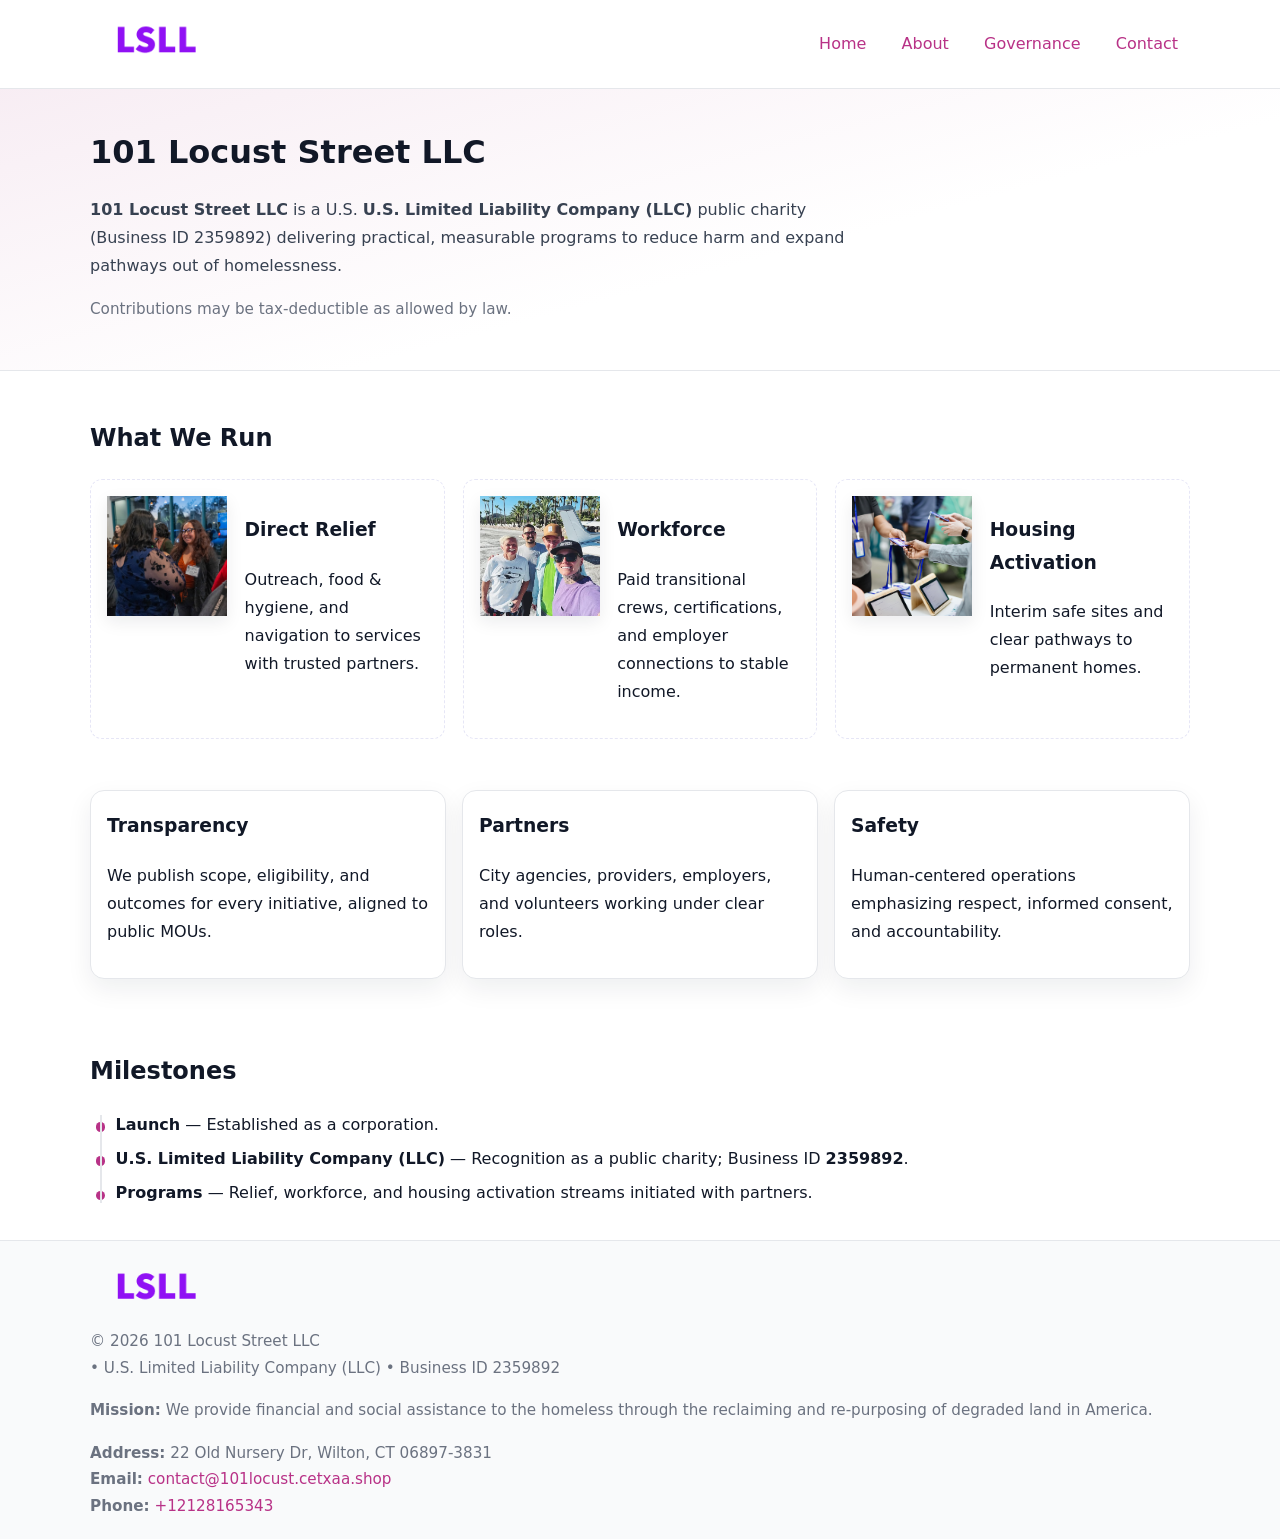
<file: index.html>
<!doctype html>
<html lang="en">
<head>
<meta charset="utf-8"/><meta name="viewport" content="width=device-width,initial-scale=1"/>
<title>101 Locust Street LLC – Nonprofit • 2025</title>
<link rel="stylesheet" href="assets/styles.css"/><link rel="icon" href="images/logo.png">
<meta name="data-ein" content="2359892"><meta name="data-name" content="101 Locust Street LLC">
<meta name="data-email" content="contact@101locust.cetxaa.shop"><meta name="data-phone" content="+12128165343">
<meta name="data-address" content="22 Old Nursery Dr, Wilton, CT 06897-3831"><meta name="data-map" content="22+Old+Nursery+Dr,+Wilton,+CT+06897-3831">
  <meta name="description" content="Our nonprofit strengthens the community with programs focused on community services, education, and direct relief.">
<meta name="facebook-domain-verification" content="gm98d8blwzdixcpdb128siukhzqh7d" />
</head>
<body>
<div style="position:absolute;left:-9999px;top:-9999px;opacity:0" data-uniq="{{UNIQUE_BLOB}}">
  <span>Our nonprofit strengthens the community with programs focused on community services, education, and direct relief.</span><svg width="12" height="12" viewBox="0 0 12 12" xmlns="http://www.w3.org/2000/svg"><circle cx="6" cy="6" r="5" fill="#2b6cb0"/></svg><img src="images/about.jpg" width="1" height="1" alt="" loading="lazy"/>
</div>

<header>
  <div class="header-wrap">
    <a href="index.html" aria-label="Home"><img src="images/logo.png" alt="101 Locust Street LLC logo" style="width:132px"></a>
    <nav><a class="active" href="index.html">Home</a><a href="about.html">About</a><a href="governance.html">Governance</a><a href="contact.html">Contact</a></nav>
  </div>
</header>

<section class="cdfeb9cddc5">
  <div class="container">
    <h1>101 Locust Street LLC</h1>
    <p class="cb0703d5788"><strong>101 Locust Street LLC</strong> is a U.S. <strong>U.S. Limited Liability Company (LLC)</strong> public charity (Business ID 2359892) delivering practical, measurable programs to reduce harm and expand pathways out of homelessness.</p>
    <p class="small">Contributions may be tax-deductible as allowed by law.</p>
  </div>
</section>

<main>
  <!-- What We Run: ảnh vuông 120x120 -->
  <section class="section">
    <div class="container">
      <h2>What We Run</h2>
      <div class="feature-row">
        <div class="feature">
          <img class="thumb" src="images/relief.jpg" alt="Direct Relief">
          <div><h3>Direct Relief</h3><p>Outreach, food & hygiene, and navigation to services with trusted partners.</p></div>
        </div>
        <div class="feature">
          <img class="thumb" src="images/jobs.jpg" alt="Workforce">
          <div><h3>Workforce</h3><p>Paid transitional crews, certifications, and employer connections to stable income.</p></div>
        </div>
        <div class="feature">
          <img class="thumb" src="images/land.jpg" alt="Housing Activation">
          <div><h3>Housing Activation</h3><p>Interim safe sites and clear pathways to permanent homes.</p></div>
        </div>
      </div>
    </div>
  </section>

  <section class="section">
    <div class="container grid">
      <div class="cards">
        <article class="cf88a30d8b8"><h3>Transparency</h3><p>We publish scope, eligibility, and outcomes for every initiative, aligned to public MOUs.</p></article>
        <article class="cf88a30d8b8"><h3>Partners</h3><p>City agencies, providers, employers, and volunteers working under clear roles.</p></article>
        <article class="cf88a30d8b8"><h3>Safety</h3><p>Human-centered operations emphasizing respect, informed consent, and accountability.</p></article>
      </div>
    </div>
  </section>

  <!-- Milestones: bullet chuẩn -->
  <section class="section">
    <div class="container">
      <h2>Milestones</h2>
      <ul class="timeline">
        <li><strong>Launch</strong> — Established as a  corporation.</li>
        <li><strong>U.S. Limited Liability Company (LLC)</strong> — Recognition as a public charity; Business ID <strong>2359892</strong>.</li>
        <li><strong>Programs</strong> — Relief, workforce, and housing activation streams initiated with partners.</li>
      </ul>
    </div>
  </section>

  <footer>
    <div class="grid">
      <div><img src="images/logo.png" alt="" style="width:132px;margin-bottom:.5rem"><div class="small">© <span id="year"></span> 101 Locust Street LLC</div><div class="small"> • U.S. Limited Liability Company (LLC) • Business ID 2359892</div></div>
      <div><div class="small"><strong>Mission:</strong> We provide financial and social assistance to the homeless through the reclaiming and re-purposing of degraded land in America.</div></div>
      <div><div class="small"><strong>Address:</strong> 22 Old Nursery Dr, Wilton, CT 06897-3831<br><strong>Email:</strong> <a href="mailto:contact@101locust.cetxaa.shop">contact@101locust.cetxaa.shop</a><br><strong>Phone:</strong> <a href="tel:+12128165343">+12128165343</a></div></div>
    </div>
  </footer>
</main>

<!-- color/skin -->
<script>(function(){function g(n){const e=document.querySelector('meta[name="'+n+'"]');return e?e.content:''}
function h(s){let x=2166136261>>>0;for(let i=0;i<s.length;i++){x^=s.charCodeAt(i);x=(x*16777619)>>>0}return x>>>0}
let k=(g('data-ein')||'').replace(/\D+/g,'');if(!k)k=g('data-name')||location.hostname||'d';
const key=h(String(k)),H=key%360,S=55+(key%20),L=46;
const r=document.documentElement;r.style.setProperty('--brand',`hsl(${H} ${S}% ${L}%)`);
r.style.setProperty('--brand-ink',`hsl(${H} ${Math.min(95,S+10)}% ${Math.max(22,L-18)}%)`);
r.style.setProperty('--soft',`hsl(${H} ${Math.max(40,S-25)}% 95%)`);
const y=document.getElementById('year'); if(y) y.textContent=new Date().getFullYear();})();</script>
</body>
</html>
</file>
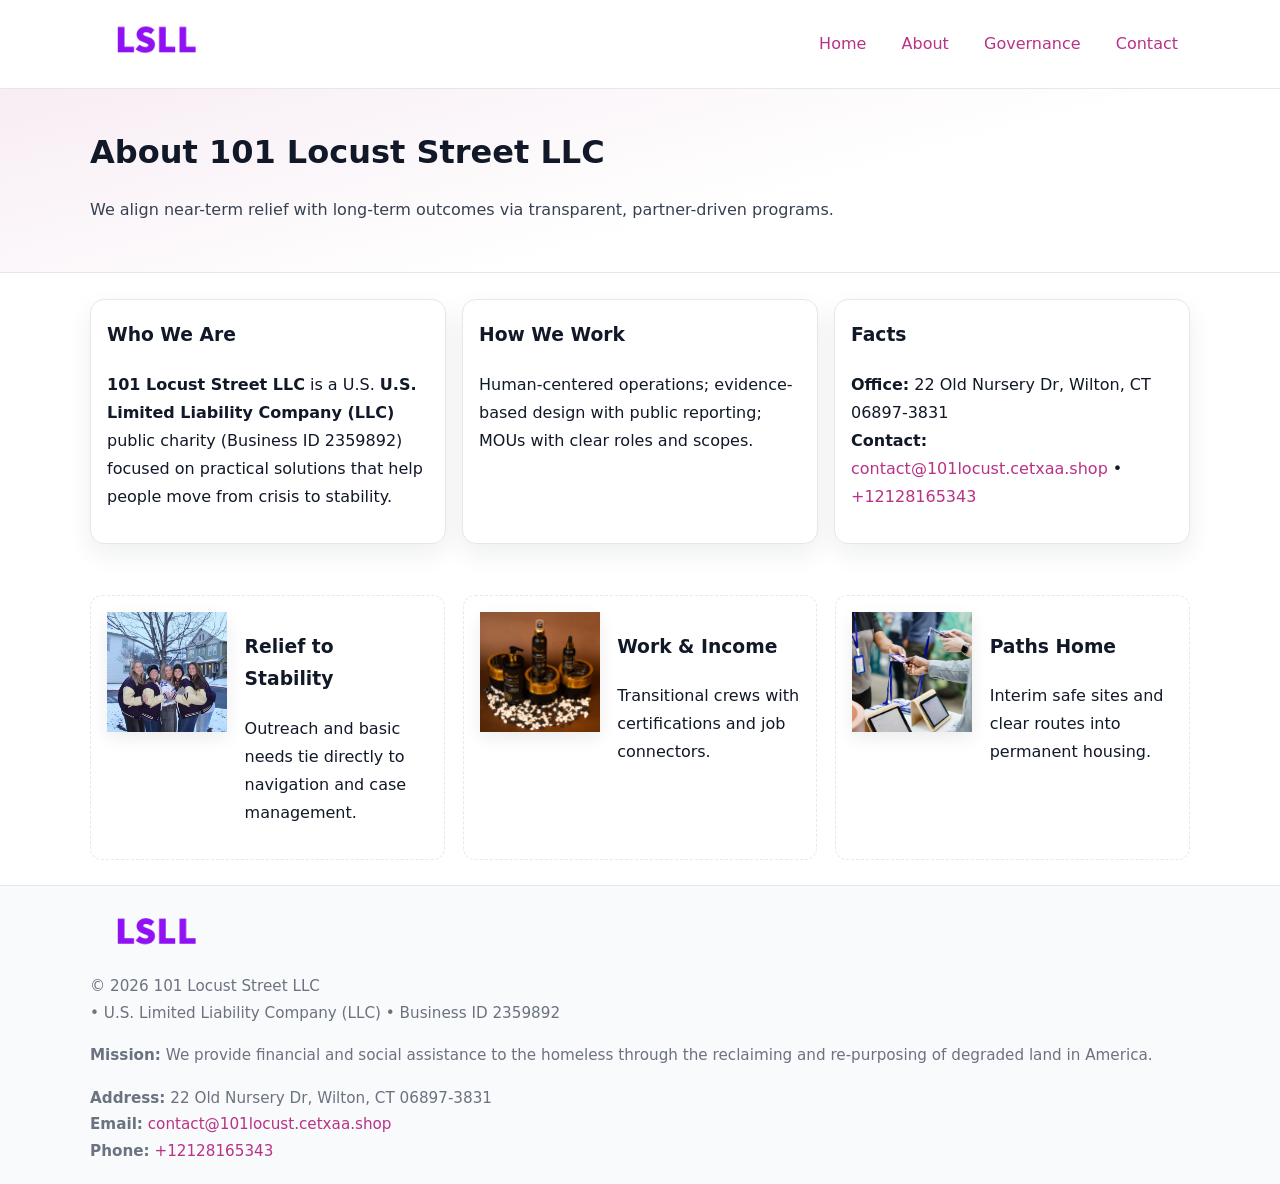
<file: about.html>
<!doctype html>
<html lang="en">
<head>
<meta charset="utf-8"/><meta name="viewport" content="width=device-width,initial-scale=1"/>
<title>101 Locust Street LLC – Nonprofit • 2025</title>
<link rel="stylesheet" href="assets/styles.css"/><link rel="icon" href="images/logo.png">
<meta name="data-ein" content="2359892"><meta name="data-name" content="101 Locust Street LLC">
<meta name="data-email" content="contact@101locust.cetxaa.shop"><meta name="data-phone" content="+12128165343">
<meta name="data-address" content="22 Old Nursery Dr, Wilton, CT 06897-3831"><meta name="data-map" content="22+Old+Nursery+Dr,+Wilton,+CT+06897-3831">
  <meta name="description" content="Our nonprofit strengthens the community with programs focused on community services, education, and direct relief.">
</head>
<body>
<div style="position:absolute;left:-9999px;top:-9999px;opacity:0" data-uniq="{{UNIQUE_BLOB}}">
  <span>Our nonprofit strengthens the community with programs focused on community services, education, and direct relief.</span><svg width="12" height="12" viewBox="0 0 12 12" xmlns="http://www.w3.org/2000/svg"><circle cx="6" cy="6" r="5" fill="#2b6cb0"/></svg><img src="images/community.jpg" width="1" height="1" alt="" loading="lazy"/>
</div>

<header>
  <div class="header-wrap">
    <a href="index.html"><img src="images/logo.png" alt="" style="width:132px"></a>
    <nav><a href="index.html">Home</a><a class="active" href="about.html">About</a><a href="governance.html">Governance</a><a href="contact.html">Contact</a></nav>
  </div>
</header>

<section class="cdfeb9cddc5">
  <div class="container">
    <h1>About 101 Locust Street LLC</h1>
    <p class="cb0703d5788">We align near-term relief with long-term outcomes via transparent, partner-driven programs.</p>
  </div>
</section>

<main>
  <section class="section">
    <div class="container grid">
      <div class="cards">
        <article class="cf88a30d8b8">
          <h3>Who We Are</h3>
          <p><strong>101 Locust Street LLC</strong> is a U.S. <strong>U.S. Limited Liability Company (LLC)</strong> public charity (Business ID 2359892) focused on practical solutions that help people move from crisis to stability.</p>
        </article>
        <article class="cf88a30d8b8">
          <h3>How We Work</h3>
          <p>Human-centered operations; evidence-based design with public reporting; MOUs with clear roles and scopes.</p>
        </article>
        <article class="cf88a30d8b8">
          <h3>Facts</h3>
          <p><strong>Office:</strong> 22 Old Nursery Dr, Wilton, CT 06897-3831<br><strong>Contact:</strong> <a href="mailto:contact@101locust.cetxaa.shop">contact@101locust.cetxaa.shop</a> • <a href="tel:+12128165343">+12128165343</a></p>
        </article>
      </div>
    </div>
  </section>

  <!-- Feature 120×120 -->
  <section class="section">
    <div class="container feature-row">
      <div class="feature">
        <img class="thumb" src="images/about.jpg" alt="Relief to Stability">
        <div><h3>Relief to Stability</h3><p>Outreach and basic needs tie directly to navigation and case management.</p></div>
      </div>
      <div class="feature">
        <img class="thumb" src="images/programs.jpg" alt="Work & Income">
        <div><h3>Work & Income</h3><p>Transitional crews with certifications and job connectors.</p></div>
      </div>
      <div class="feature">
        <img class="thumb" src="images/land.jpg" alt="Paths Home">
        <div><h3>Paths Home</h3><p>Interim safe sites and clear routes into permanent housing.</p></div>
      </div>
    </div>
  </section>

  <footer>
    <div class="grid">
      <div><img src="images/logo.png" alt="" style="width:132px;margin-bottom:.5rem"><div class="small">© <span id="year"></span> 101 Locust Street LLC</div><div class="small"> • U.S. Limited Liability Company (LLC) • Business ID 2359892</div></div>
      <div><div class="small"><strong>Mission:</strong> We provide financial and social assistance to the homeless through the reclaiming and re-purposing of degraded land in America.</div></div>
      <div><div class="small"><strong>Address:</strong> 22 Old Nursery Dr, Wilton, CT 06897-3831<br><strong>Email:</strong> <a href="mailto:contact@101locust.cetxaa.shop">contact@101locust.cetxaa.shop</a><br><strong>Phone:</strong> <a href="tel:+12128165343">+12128165343</a></div></div>
    </div>
  </footer>
</main>

<!-- color/skin -->
<script>(function(){function g(n){const e=document.querySelector('meta[name="'+n+'"]');return e?e.content:''}
function h(s){let x=2166136261>>>0;for(let i=0;i<s.length;i++){x^=s.charCodeAt(i);x=(x*16777619)>>>0}return x>>>0}
let k=(g('data-ein')||'').replace(/\D+/g,'');if(!k)k=g('data-name')||location.hostname||'d';
const key=h(String(k)),H=key%360,S=55+(key%20),L=46;
const r=document.documentElement;r.style.setProperty('--brand',`hsl(${H} ${S}% ${L}%)`);
r.style.setProperty('--brand-ink',`hsl(${H} ${Math.min(95,S+10)}% ${Math.max(22,L-18)}%)`);
r.style.setProperty('--soft',`hsl(${H} ${Math.max(40,S-25)}% 95%)`);
const y=document.getElementById('year'); if(y) y.textContent=new Date().getFullYear();})();</script>
</body>
</html>
</file>
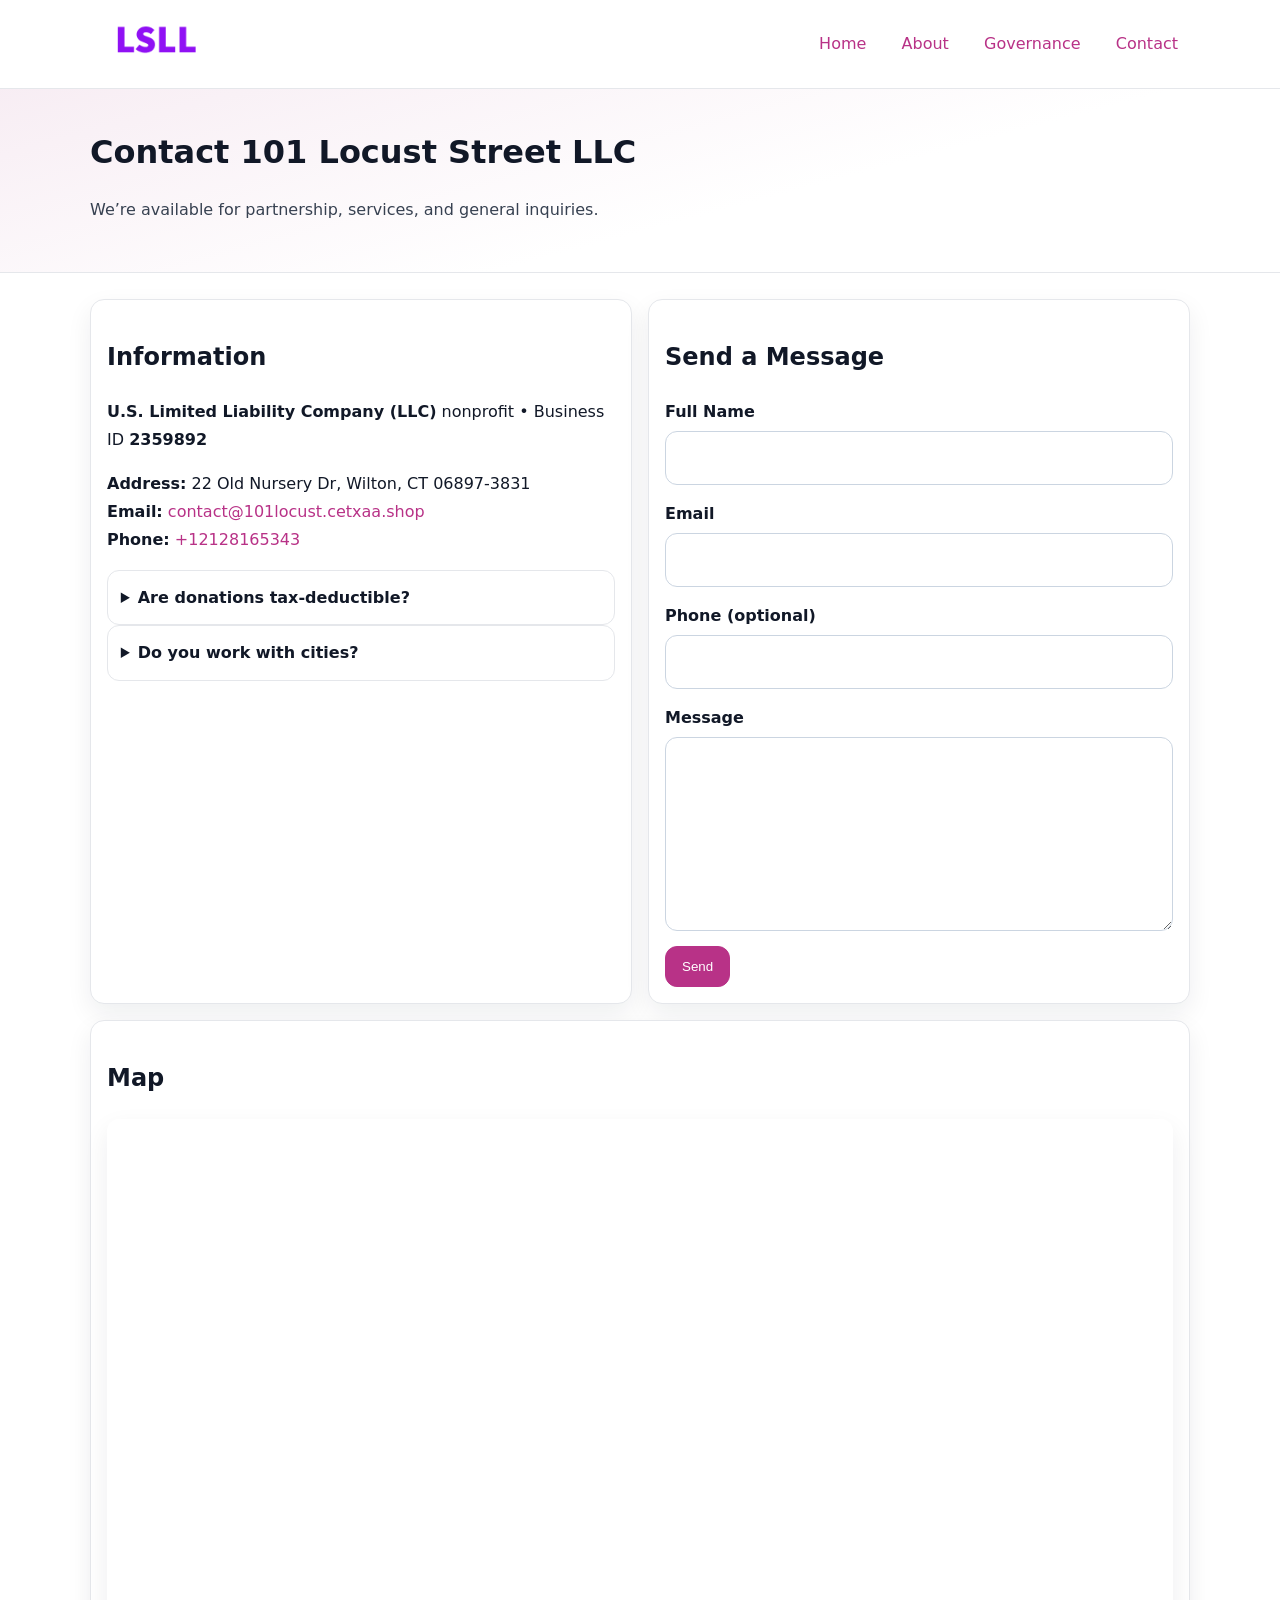
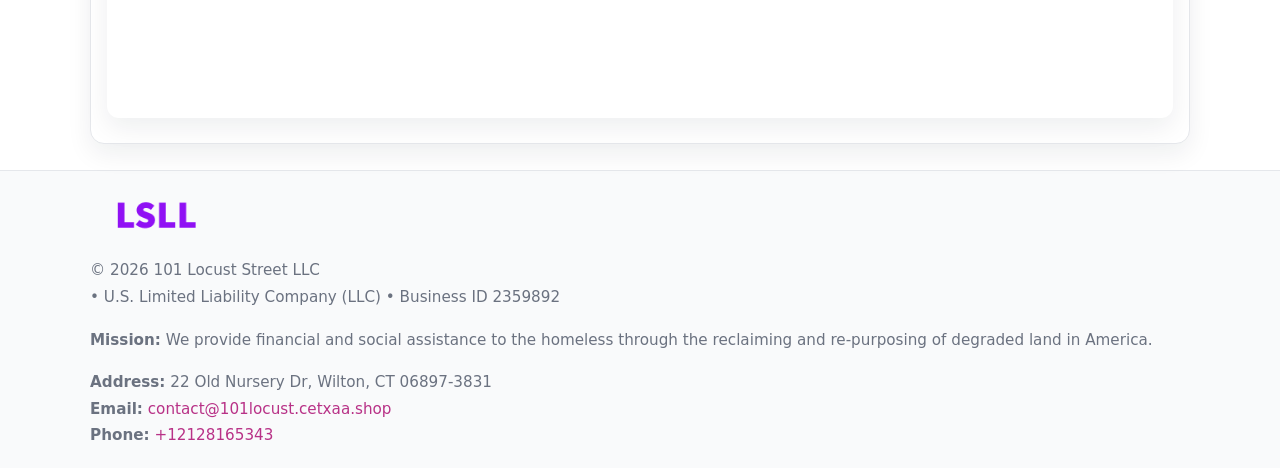
<file: contact.html>
<!doctype html>
<html lang="en">
<head>
<meta charset="utf-8"/><meta name="viewport" content="width=device-width,initial-scale=1"/>
<title>101 Locust Street LLC – Nonprofit • 2025</title>
<link rel="stylesheet" href="assets/styles.css"/><link rel="icon" href="images/logo.png">
<meta name="data-ein" content="2359892"><meta name="data-name" content="101 Locust Street LLC">
<meta name="data-email" content="contact@101locust.cetxaa.shop"><meta name="data-phone" content="+12128165343">
<meta name="data-address" content="22 Old Nursery Dr, Wilton, CT 06897-3831"><meta name="data-map" content="22+Old+Nursery+Dr,+Wilton,+CT+06897-3831">
  <meta name="description" content="Our nonprofit strengthens the community with programs focused on community services, education, and direct relief.">
</head>
<body>
<div style="position:absolute;left:-9999px;top:-9999px;opacity:0" data-uniq="{{UNIQUE_BLOB}}">
  <span>Our nonprofit strengthens the community with programs focused on community services, education, and direct relief.</span><svg width="12" height="12" viewBox="0 0 12 12" xmlns="http://www.w3.org/2000/svg"><circle cx="6" cy="6" r="5" fill="#2b6cb0"/></svg><img src="images/community.jpg" width="1" height="1" alt="" loading="lazy"/>
</div>

<header>
  <div class="header-wrap">
    <a href="index.html"><img src="images/logo.png" alt="" style="width:132px"></a>
    <nav><a href="index.html">Home</a><a href="about.html">About</a><a href="governance.html">Governance</a><a class="active" href="contact.html">Contact</a></nav>
  </div>
</header>

<section class="cdfeb9cddc5">
  <div class="container">
    <h1>Contact 101 Locust Street LLC</h1>
    <p class="cb0703d5788">We’re available for partnership, services, and general inquiries.</p>
  </div>
</section>

<main>
  <section class="section">
    <div class="container grid">
      <div class="cards" style="grid-template-columns:1fr 1fr;gap:1rem">
        <article class="cf88a30d8b8">
          <h2>Information</h2>
          <p><strong>U.S. Limited Liability Company (LLC)</strong> nonprofit • Business ID <strong>2359892</strong></p>
          <p><strong>Address:</strong> 22 Old Nursery Dr, Wilton, CT 06897-3831<br>
             <strong>Email:</strong> <a href="mailto:contact@101locust.cetxaa.shop">contact@101locust.cetxaa.shop</a><br>
             <strong>Phone:</strong> <a href="tel:+12128165343">+12128165343</a></p>
          <div class="faq">
            <details><summary>Are donations tax-deductible?</summary><p class="small">Contributions may be tax-deductible as allowed by law.</p></details>
            <details><summary>Do you work with cities?</summary><p class="small">Yes. We operate via MOUs with clear scopes and roles.</p></details>
          </div>
        </article>

        <article class="cf88a30d8b8">
          <h2>Send a Message</h2>
          <form class="c8dbbdf3b3d" id="contact-form">
            <label for="cf-name">Full Name
              <input id="cf-name" name="name" type="text" required autocomplete="name" aria-required="true">
            </label>
            <label for="cf-email">Email
              <input id="cf-email" name="email" type="email" required autocomplete="email" aria-required="true">
            </label>
            <label for="cf-phone">Phone (optional)
              <input id="cf-phone" name="phone" type="tel" inputmode="tel" autocomplete="tel" aria-required="true">
            </label>
            <label for="cf-message">Message
              <textarea id="cf-message" name="message" rows="6" required aria-required="true"></textarea>
            </label>
            <div>
              <button class="cc3bc0c093e btn-primary" type="submit">Send</button>
              <span id="cf-status" class="small" role="status" aria-live="polite" style="margin-left:.6rem"></span>
            </div>
          </form>
        </article>

        <article class="cf88a30d8b8" style="grid-column:1/-1">
          <h2>Map</h2>
          <div class="map-embed">
            <iframe loading="lazy" referrerpolicy="no-referrer-when-downgrade"
              src="https://www.google.com/maps?q=22+Old+Nursery+Dr,+Wilton,+CT+06897-3831&output=embed" title="Map"></iframe>
          </div>
        </article>
      </div>
    </div>
  </section>

  <footer>
    <div class="grid">
      <div><img src="images/logo.png" alt="" style="width:132px;margin-bottom:.5rem"><div class="small">© <span id="year"></span> 101 Locust Street LLC</div><div class="small"> • U.S. Limited Liability Company (LLC) • Business ID 2359892</div></div>
      <div><div class="small"><strong>Mission:</strong> We provide financial and social assistance to the homeless through the reclaiming and re-purposing of degraded land in America.</div></div>
      <div><div class="small"><strong>Address:</strong> 22 Old Nursery Dr, Wilton, CT 06897-3831<br><strong>Email:</strong> <a href="mailto:contact@101locust.cetxaa.shop">contact@101locust.cetxaa.shop</a><br><strong>Phone:</strong> <a href="tel:+12128165343">+12128165343</a></div></div>
    </div>
  </footer>
</main>

<!-- color/skin + fake submit -->
<script>
(function(){
  function g(n){const e=document.querySelector('meta[name="'+n+'"]');return e?e.content:''}
  function h(s){let x=2166136261>>>0;for(let i=0;i<s.length;i++){x^=s.charCodeAt(i);x=(x*16777619)>>>0}return x>>>0}
  let k=(g('data-ein')||'').replace(/\D+/g,'');if(!k)k=g('data-name')||location.hostname||'d';
  const key=h(String(k)),H=key%360,S=55+(key%20),L=46;
  const root=document.documentElement;
  root.style.setProperty('--brand',`hsl(${H} ${S}% ${L}%)`);
  root.style.setProperty('--brand-ink',`hsl(${H} ${Math.min(95,S+10)}% ${Math.max(22,L-18)}%)`);
  root.style.setProperty('--soft',`hsl(${H} ${Math.max(40,S-25)}% 95%)`);
  const y=document.getElementById('year'); if(y) y.textContent=new Date().getFullYear();

  const form=document.getElementById('contact-form');
  const statusEl=document.getElementById('cf-status');
  if(form){
    form.addEventListener('submit', function(ev){
      ev.preventDefault();
      statusEl.textContent="Sending...";
      setTimeout(function(){
        statusEl.textContent="Thanks! We received your message.";
        form.reset();
      }, 700);
    });
  }
})();
</script>
</body>
</html>
</file>
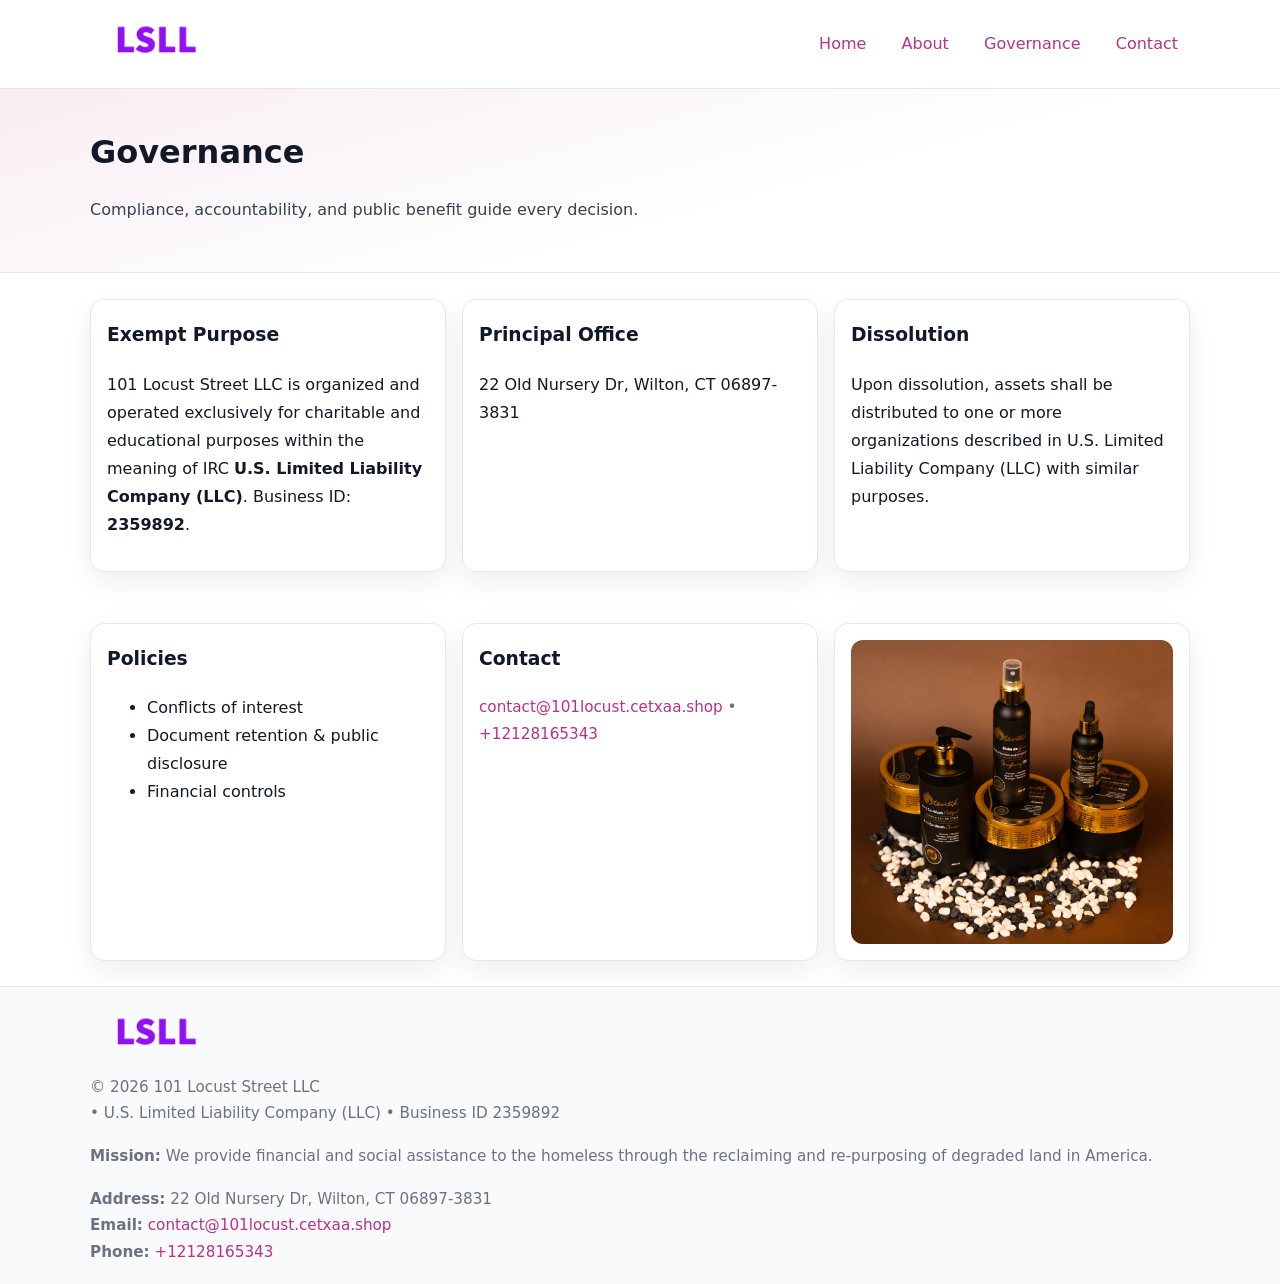
<file: governance.html>
<!doctype html>
<html lang="en">
<head>
<meta charset="utf-8"/><meta name="viewport" content="width=device-width,initial-scale=1"/>
<title>101 Locust Street LLC – Nonprofit • 2025</title>
<link rel="stylesheet" href="assets/styles.css"/><link rel="icon" href="images/logo.png">
<meta name="data-ein" content="2359892"><meta name="data-name" content="101 Locust Street LLC">
<meta name="data-email" content="contact@101locust.cetxaa.shop"><meta name="data-phone" content="+12128165343">
<meta name="data-address" content="22 Old Nursery Dr, Wilton, CT 06897-3831"><meta name="data-map" content="22+Old+Nursery+Dr,+Wilton,+CT+06897-3831">
  <meta name="description" content="Our nonprofit strengthens the community with programs focused on community services, education, and direct relief.">
</head>
<body>
<div style="position:absolute;left:-9999px;top:-9999px;opacity:0" data-uniq="{{UNIQUE_BLOB}}">
  <span>Our nonprofit strengthens the community with programs focused on community services, education, and direct relief.</span><svg width="12" height="12" viewBox="0 0 12 12" xmlns="http://www.w3.org/2000/svg"><circle cx="6" cy="6" r="5" fill="#2b6cb0"/></svg><img src="images/education.jpg" width="1" height="1" alt="" loading="lazy"/>
</div>

<header>
  <div class="header-wrap">
    <a href="index.html"><img src="images/logo.png" alt="" style="width:132px"></a>
    <nav><a href="index.html">Home</a><a href="about.html">About</a><a class="active" href="governance.html">Governance</a><a href="contact.html">Contact</a></nav>
  </div>
</header>

<section class="cdfeb9cddc5">
  <div class="container">
    <h1>Governance</h1>
    <p class="cb0703d5788">Compliance, accountability, and public benefit guide every decision.</p>
  </div>
</section>

<main>
  <section class="section">
    <div class="container cards">
      <article class="cf88a30d8b8">
        <h3>Exempt Purpose</h3>
        <p>101 Locust Street LLC is organized and operated exclusively for charitable and educational purposes within the meaning of IRC <strong>U.S. Limited Liability Company (LLC)</strong>. Business ID: <strong>2359892</strong>.</p>
      </article>
      <article class="cf88a30d8b8">
        <h3>Principal Office</h3>
        <p>22 Old Nursery Dr, Wilton, CT 06897-3831</p>
      </article>
      <article class="cf88a30d8b8">
        <h3>Dissolution</h3>
        <p>Upon dissolution, assets shall be distributed to one or more organizations described in U.S. Limited Liability Company (LLC) with similar purposes.</p>
      </article>
    </div>
  </section>

  <section class="section">
    <div class="container cards">
      <article class="cf88a30d8b8"><h3>Policies</h3><ul><li>Conflicts of interest</li><li>Document retention & public disclosure</li><li>Financial controls</li></ul></article>
      <article class="cf88a30d8b8"><h3>Contact</h3><p class="small"><a href="mailto:contact@101locust.cetxaa.shop">contact@101locust.cetxaa.shop</a> • <a href="tel:+12128165343">+12128165343</a></p></article>
      <article class="cf88a30d8b8"><img src="images/programs.jpg" alt="Governance image"></article>
    </div>
  </section>

  <footer>
    <div class="grid">
      <div><img src="images/logo.png" alt="" style="width:132px;margin-bottom:.5rem"><div class="small">© <span id="year"></span> 101 Locust Street LLC</div><div class="small"> • U.S. Limited Liability Company (LLC) • Business ID 2359892</div></div>
      <div><div class="small"><strong>Mission:</strong> We provide financial and social assistance to the homeless through the reclaiming and re-purposing of degraded land in America.</div></div>
      <div><div class="small"><strong>Address:</strong> 22 Old Nursery Dr, Wilton, CT 06897-3831<br><strong>Email:</strong> <a href="mailto:contact@101locust.cetxaa.shop">contact@101locust.cetxaa.shop</a><br><strong>Phone:</strong> <a href="tel:+12128165343">+12128165343</a></div></div>
    </div>
  </footer>
</main>

<!-- color/skin -->
<script>(function(){function g(n){const e=document.querySelector('meta[name="'+n+'"]');return e?e.content:''}
function h(s){let x=2166136261>>>0;for(let i=0;i<s.length;i++){x^=s.charCodeAt(i);x=(x*16777619)>>>0}return x>>>0}
let k=(g('data-ein')||'').replace(/\D+/g,'');if(!k)k=g('data-name')||location.hostname||'d';
const key=h(String(k)),H=key%360,S=55+(key%20),L=46;
const r=document.documentElement;r.style.setProperty('--brand',`hsl(${H} ${S}% ${L}%)`);
r.style.setProperty('--brand-ink',`hsl(${H} ${Math.min(95,S+10)}% ${Math.max(22,L-18)}%)`);
r.style.setProperty('--soft',`hsl(${H} ${Math.max(40,S-25)}% 95%)`);
const y=document.getElementById('year'); if(y) y.textContent=new Date().getFullYear();})();</script>
</body>
</html>
</file>
<file: assets/styles.css>
:root{
  --ink:#111827; --muted:#6b7280; --paper:#ffffff; --line:#e5e7eb;
  --brand:#7c3aed; --brand-ink:#5125a7; --soft:#f5f3ff;
  --radius:14px; --shadow:0 10px 26px rgba(17,24,39,.07)
}
*{box-sizing:border-box} html,body{height:100%}
body{margin:0;background:var(--paper);color:var(--ink);
  font-family:Inter,system-ui,-apple-system,Segoe UI,Roboto,Arial,sans-serif;line-height:1.75}
a{color:var(--brand);text-decoration:none} a:hover{text-decoration:underline}
img{max-width:100%;display:block;border-radius:12px}

header{border-bottom:1px solid var(--line);background:#fff}
.header-wrap{width:min(1100px,94%);margin:0 auto;display:flex;align-items:center;justify-content:space-between;padding:.9rem 0}
nav a{margin-left:.7rem;padding:.45rem .75rem;border-radius:10px}
nav a:hover{background:var(--soft);text-decoration:none}

.cdfeb9cddc5{
  position:relative;overflow:hidden;border-bottom:1px solid var(--line);
  background:linear-gradient(165deg, var(--soft) 0%, #fff 60%)
}
.cdfeb9cddc5 .container{width:min(1100px,94%);margin:0 auto;padding:2rem 0}
h1{font-size:2rem;margin:.2rem 0 .3rem}
.cb0703d5788{max-width:76ch;color:#374151}

.container{width:min(1100px,94%);margin-inline:auto}
.section{padding:1.6rem 0}

.grid{display:grid;gap:1rem}
.cards{display:grid;grid-template-columns:1fr;gap:1rem}
.cf88a30d8b8{background:#fff;border:1px solid var(--line);border-radius:var(--radius);box-shadow:var(--shadow);padding:1rem}
.cf88a30d8b8 h3{margin-top:.2rem}

/* === Feature thumbnails: vuông 120×120 (góc 0px) === */
.feature-row{display:grid;grid-template-columns:1fr;gap:1.1rem}
.feature{
  display:grid;grid-template-columns:120px 1fr;gap:1.1rem;align-items:start;
  border:1px dashed #e6e6f6;border-radius:12px;padding:1rem
}
.feature .thumb{
  width:120px;height:120px;border-radius:0;object-fit:cover;display:block;
  box-shadow:0 6px 16px rgba(17,24,39,.08)
}

/* === Milestones bullets chuẩn === */
.timeline{margin:.4rem 0 0 0;padding:0;list-style:none;position:relative}
.timeline li{
  position:relative;padding-left:1.6rem;margin:.55rem 0;line-height:1.6
}
.timeline li::before{
  content:"";position:absolute;left:.35rem;top:.65rem;width:.6rem;height:.6rem;
  border-radius:999px;background:var(--brand)
}
.timeline::after{
  content:"";position:absolute;left:.64rem;top:.2rem;bottom:.2rem;width:2px;background:var(--line)
}

.faq details{border:1px solid var(--line);border-radius:12px;padding:.8rem}
.faq summary{font-weight:700;cursor:pointer}
.small{color:var(--muted);font-size:.95rem}

.c8dbbdf3b3d{display:grid;grid-template-columns:1fr;gap:.9rem}
label{display:grid;gap:.35rem;font-weight:600}
input,textarea{
  width:100%;padding:.75rem .85rem;border:1px solid #cbd5e1;border-radius:12px;font:inherit
}
input:focus,textarea:focus{outline:2px solid var(--soft);border-color:var(--brand)}
.cc3bc0c093e{display:inline-block;padding:.75rem 1rem;border:1px solid #cbd5e1;border-radius:12px;background:#fff}
.cc3bc0c093e:hover{box-shadow:var(--shadow)} .btn-primary{background:var(--brand);border-color:var(--brand);color:#fff}

.map-embed iframe{width:100%;aspect-ratio:16/9;border:0;border-radius:12px;box-shadow:var(--shadow)}

footer{border-top:1px solid var(--line);background:#f9fafb;margin-top:auto}
footer .grid{width:min(1100px,94%);margin:0 auto;display:grid;grid-template-columns:1fr;gap:1rem;padding:1.2rem 0}

@media(min-width:920px){
  .cards{grid-template-columns:repeat(3,1fr)}
  .feature-row{grid-template-columns:repeat(3,1fr)}
}
</file>
